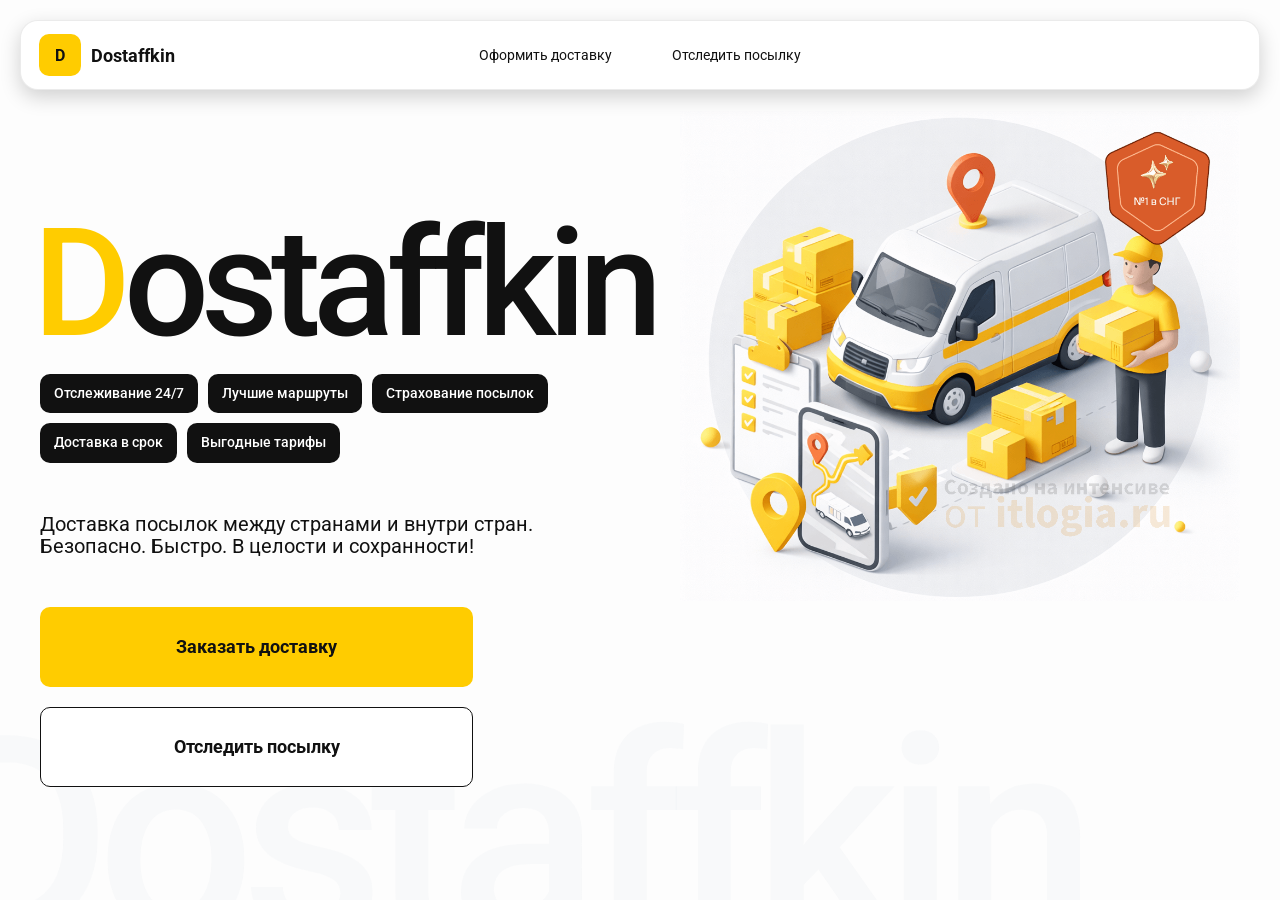
<file: index.html>
<!doctype html>
<html lang="ru">

<head>
    <meta charset="utf-8" />
    <meta name="viewport" content="width=device-width,initial-scale=1,maximum-scale=1,user-scalable=0" />
    <title>Dostaffkin — Доставка посылок между странами и внутри стран. Безопасно. Быстро. В целости и сохранности!
    </title>
    <meta name="viewport" content="width=device-width,initial-scale=1,maximum-scale=1,user-scalable=0" />

    <link href="styles/base.css" rel="stylesheet" />
    <link href="styles/base_adaptive.css" rel="stylesheet" />
    <link href="styles/index.css" rel="stylesheet" />
    <link href="styles/index_adaptive.css" rel="stylesheet" />
</head>

<body>

    <div class="container">
        <header class="header">
            <a class="header-brand" href="#">
                <div class="header-logo">D</div>
                <div class="header-title">Dostaffkin</div>
            </a>
            <nav class="header-menu">
                <a class="header-link" href="./order.html">Оформить <span>доставку</span></a>
                <a class="header-link" href="./track.html">Отследить <span>посылку</span></a>
            </nav>
        </header>
        <main class="main">
            <section class="main-info">
                <div class="main-title">
                    <span>D</span>ostaffkin
                </div>
                <div class="main-features">
                    <div class="main-feature">Отслеживание 24/7</div>
                    <div class="main-feature">Лучшие маршруты</div>
                    <div class="main-feature">Страхование посылок</div>
                    <div class="main-feature">Доставка в срок</div>
                    <div class="main-feature">Выгодные тарифы</div>
                </div>
                <div class="main-description">
                    Доставка посылок между странами и внутри стран.
                    Безопасно. Быстро. В целости и сохранности!
                </div>
                <div class="main-actions">
                    <a class="button" type="button" href="./order.html">Заказать доставку</a>
                    <a class="button button-white" type="button" href="./track.html">Отследить посылку</a>
                </div>
            </section>
            <div class="main-title-ghost">Dostaffkin</div>
            <section class="main-image">
                <img src="images/main-image.png" alt="Main image" />
            </section>
        </main>
    </div>
</body>

</html>
</file>
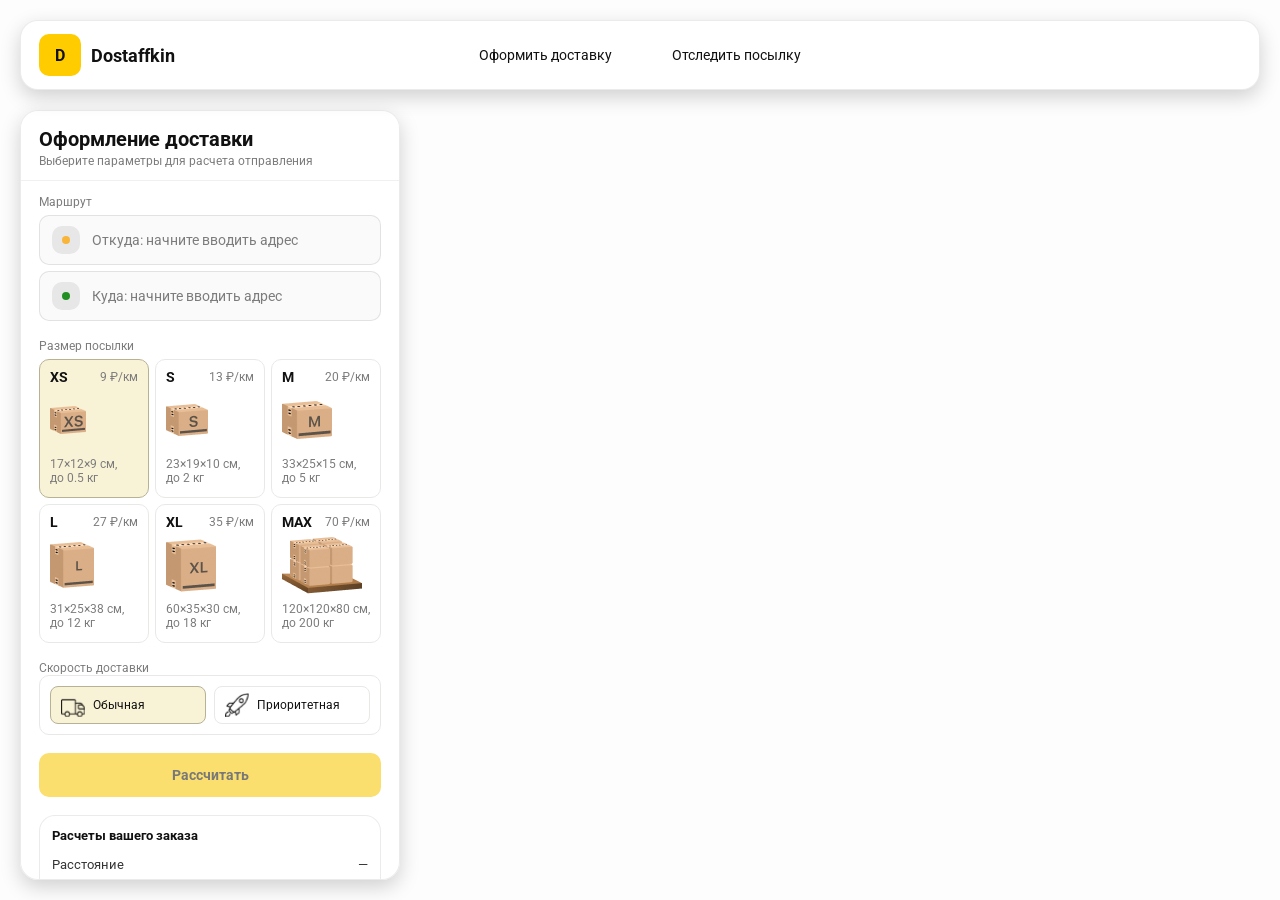
<file: order.html>
<!doctype html>
<html lang="ru">

<head>
    <meta charset="utf-8" />
    <meta name="viewport" content="width=device-width,initial-scale=1,maximum-scale=1,user-scalable=0" />
    <title>Оформление доставки</title>

    <link rel="stylesheet" href="styles/base.css" />
    <link rel="stylesheet" href="styles/base_adaptive.css" />

    <link rel="stylesheet" href="styles/order.css" />
    <link rel="stylesheet" href="styles/order_adaptive.css" />

    <script src="https://testologia.ru/ymc_min.js" data-apikey="7a2c6e90-c22d-4196-9bfc-b182ce5526d2" data-suggest-apikey="cd73ee72-5e37-49f8-9cf1-ee544aa87f15"></script>
</head>

<body>
    <div id="map"></div>

    <header class="header">
        <a class="header-brand" href="./index.html">
            <div class="header-logo">D</div>
            <div class="header-title">Dostaffkin</div>
        </a>
        <nav class="header-menu">
            <a class="header-link" href="#">Оформить <span>доставку</span></a>
            <a class="header-link" href="./track.html">Отследить <span>посылку</span></a>
        </nav>
    </header>

    <aside class="main" id="sidebar">
        <div class="main-header">
            <div class="main-title">Оформление доставки</div>
            <div class="main-text">Выберите параметры для расчета отправления</div>
        </div>
        <div class="main-content">
            <div class="main-route">
                <div class="main-block-title">Маршрут</div>
                <div class="main-fields">
                    <div class="main-field" id="fromField">
                        <div class="main-pin"></div>
                        <input id="from" placeholder="Откуда: начните вводить адрес" autocomplete="off" />
                        <div class="main-ac" id="fromAc" role="listbox" aria-label="Подсказки адресов"></div>
                    </div>

                    <div class="main-field" id="toField">
                        <div class="main-pin"></div>
                        <input id="to" placeholder="Куда: начните вводить адрес" autocomplete="off" />
                        <div class="main-ac" id="toAc" role="listbox" aria-label="Подсказки адресов"></div>
                    </div>
                </div>
            </div>
            <div class="main-package">
                <div class="main-block-title">Размер посылки</div>

                <div class="main-sizes">
                    <div class="main-size-card is-active" data-value="xs">
                        <div class="main-size-top">
                            <div class="main-size-label">XS</div>
                            <div class="main-size-rate">9 ₽/км</div>
                        </div>
                        <div class="main-size-media">
                            <img src="images/sizes/xs.png" alt="Короб XS" />
                        </div>
                        <div class="main-size-description">17×12×9 см,<br>до 0.5 кг</div>
                    </div>

                    <div class="main-size-card" data-value="s">
                        <div class="main-size-top">
                            <div class="main-size-label">S</div>
                            <div class="main-size-rate">13 ₽/км</div>
                        </div>
                        <div class="main-size-media">
                            <img src="images/sizes/s.png" alt="Короб S" />
                        </div>
                        <div class="main-size-description">23×19×10 см,<br>до 2 кг</div>
                    </div>

                    <div class="main-size-card" data-value="m">
                        <div class="main-size-top">
                            <div class="main-size-label">M</div>
                            <div class="main-size-rate">20 ₽/км</div>
                        </div>
                        <div class="main-size-media">
                            <img src="images/sizes/m.png" alt="Короб M" />
                        </div>
                        <div class="main-size-description">33×25×15 см,<br>до 5 кг</div>
                    </div>

                    <div class="main-size-card" data-value="l">
                        <div class="main-size-top">
                            <div class="main-size-label">L</div>
                            <div class="main-size-rate">27 ₽/км</div>
                        </div>
                        <div class="main-size-media">
                            <img src="images/sizes/l.png" alt="Короб L" />
                        </div>
                        <div class="main-size-description">31×25×38 см,<br>до 12 кг</div>
                    </div>

                    <div class="main-size-card" data-value="xl">
                        <div class="main-size-top">
                            <div class="main-size-label">XL</div>
                            <div class="main-size-rate">35 ₽/км</div>
                        </div>
                        <div class="main-size-media">
                            <img src="images/sizes/xl.png" alt="Короб XL" />
                        </div>
                        <div class="main-size-description">60×35×30 см,<br>до 18 кг</div>
                    </div>

                    <div class="main-size-card" data-value="max">
                        <div class="main-size-top">
                            <div class="main-size-label">MAX</div>
                            <div class="main-size-rate">70 ₽/км</div>
                        </div>
                        <div class="main-size-media main-size-media-palleta">
                            <img src="images/sizes/max.png" alt="Паллета" />
                        </div>
                        <div class="main-size-description">120×120×80 см,<br>до 200 кг</div>
                    </div>
                </div>
            </div>

            <div class="main-speed">
                <div class="main-block-title">Скорость доставки</div>
                <div class="main-speed-size">
                    <div class="main-speed-card is-active" data-value="normal">
                        <div class="main-speed-media">
                            <img src="images/icons/car.svg" alt="обычная"/>
                        </div>
                        <div class="main-size-description">Обычная</div>
                    </div>
                    <div class="main-speed-card" data-value="fast">
                        <div class="main-speed-media">
                            <img src="images/icons/rocket.svg" alt="приоритетная"/>
                        </div>
                        <div class="main-size-description">Приоритетная</div>
                    </div>
                </div>
            </div>

            <div class="main-calculate-block">
                <button id="calc" class="button calculate-button" type="button" disabled>Рассчитать</button>
            </div>
            <div class="main-result" id="result">
                <div class="main-result-title">Расчеты вашего заказа</div>
                <div class="main-result-lines">
                    <div class="main-result-line"><span>Расстояние</span><span id="distanceValue">—</span></div>
                    <div class="main-result-line"><span>Доставим через</span><span id="durationValue">—</span></div>
                    <div class="main-result-line"><span>Тариф</span><span id="rateValue">—</span></div>
                </div>
                <div class="main-price">
                    <div class="main-price-label">Итого</div>
                    <div class="main-price-value" id="totalValue">—</div>
                </div>
            </div>
            <div class="main-order-box">
                <div class="main-order-form" id="orderForm">
                    <div class="main-order-title">Оформление доставки</div>
                    <div class="main-block-info-row">
                        <div class="main-block-title">Контакты</div>
                        <div class="order-fields">
                            <div class="main-field">
                                <input id="customerName" placeholder="Ваше имя" autocomplete="off" />
                            </div>
                            <div class="main-field">
                                <input id="customerPhone" placeholder="Ваш телефон" autocomplete="off"
                                    inputmode="tel" />
                            </div>
                        </div>
                    </div>
                    <div class="main-block-info-row extra-info">
                        <div class="main-block-title">Дополнительная информация</div>
                        <div class="main-field textarea">
                            <textarea id="comment" placeholder="Детали доставки и комментарии"></textarea>
                        </div>
                    </div>
                    <button id="submit" class="button main-submit-request" type="button" disabled>Отправить
                        заявку
                    </button>
                </div>

                <div class="main-order-success" id="orderSuccess">
                    <div class="main-success-icon">✓</div>
                    <div class="main-success-title">Заявка отправлена!</div>
                    <div class="main-success-title">Номер отправления – <span id="orderId"></span></div>
                    <div class="main-success-subtitle">Мы скоро свяжемся с вами</div>
                </div>
            </div>
        </div>
    </aside>


    <script src="scripts/order.js"></script>
</body>

</html>
</file>
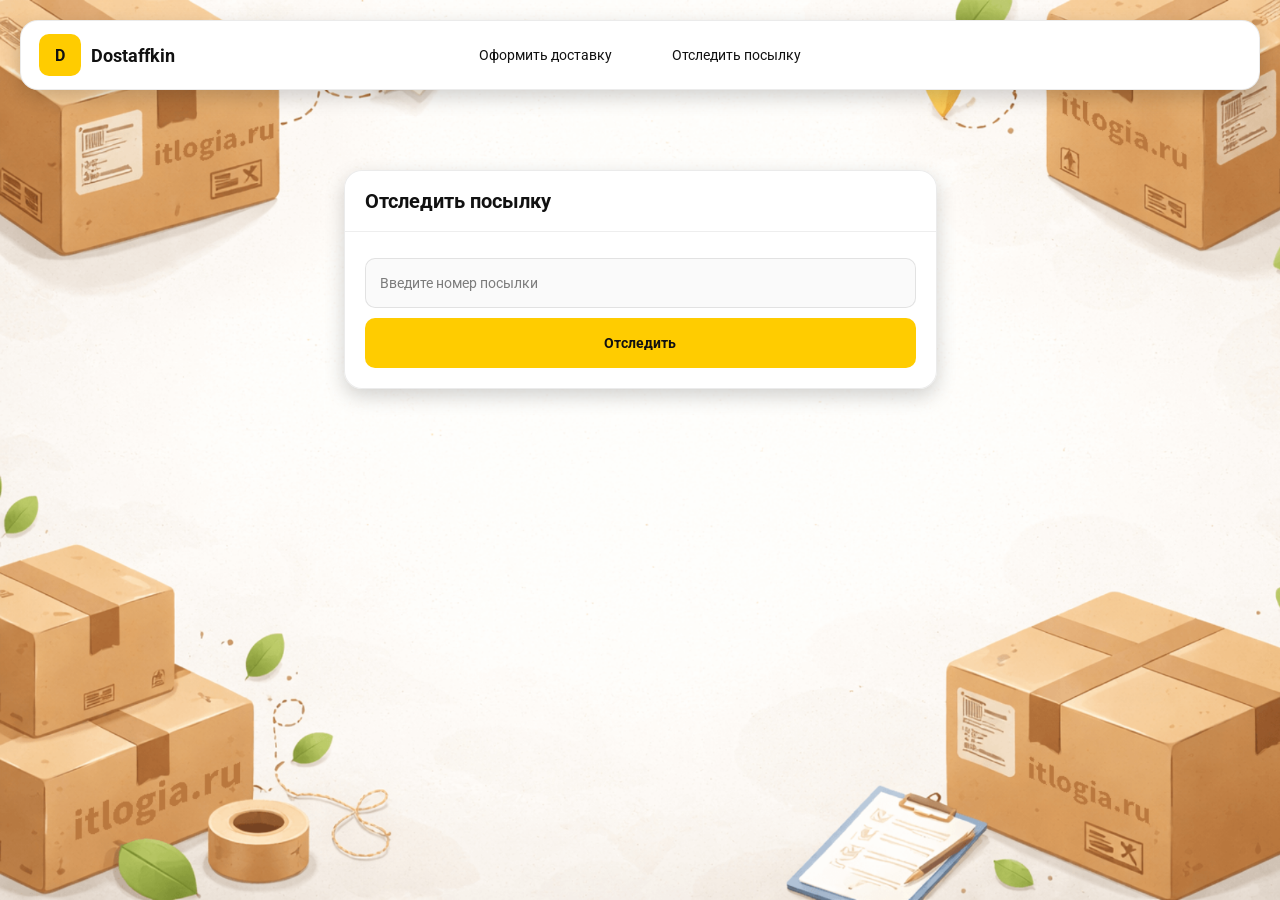
<file: track.html>
<!doctype html>
<html lang="ru">

<head>
    <meta charset="utf-8" />
    <meta name="viewport" content="width=device-width,initial-scale=1,maximum-scale=1,user-scalable=0" />
    <title>Отследить посылку</title>
    <link rel="stylesheet" href="styles/base.css" />
    <link rel="stylesheet" href="styles/base_adaptive.css" />

    <link rel="stylesheet" href="styles/track.css" />
    <link rel="stylesheet" href="styles/track_adaptive.css" />
</head>

<body>

    <div class="container">
        <header class="header">
            <a class="header-brand" href="./index.html">
                <div class="header-logo">D</div>
                <div class="header-title">Dostaffkin</div>
            </a>
            <nav class="header-menu">
                <a class="header-link" href="./order.html">Оформить <span>доставку</span></a>
                <a class="header-link" href="#">Отследить <span>посылку</span></a>
            </nav>
        </header>
        <main class="track-content">
            <section class="track-card track-search">
                <div class="track-title">Отследить посылку</div>
                <div class="track-action">
                    <div class="main-field track-field">
                        <input id="trackNumber" placeholder="Введите номер посылки" autocomplete="off" />
                    </div>
                    <button id="trackButton" class="button track-button" type="button">Отследить</button>
                </div>
            </section>
            <section class="track-card track-result" id="trackResult">
                <div class="track-result-header">
                    <div class="track-id" id="trackIdValue"></div>
                    <div class="track-routes">
                        <div class="track-route">
                            <div class="track-route-pin">
                                <svg xmlns="http://www.w3.org/2000/svg" fill="none" viewBox="0 0 24 24"
                                    stroke-width="1.5" stroke="orange" class="size-6">
                                    <path stroke-linecap="round" stroke-linejoin="round"
                                        d="M15 10.5a3 3 0 1 1-6 0 3 3 0 0 1 6 0Z" />
                                    <path stroke-linecap="round" stroke-linejoin="round"
                                        d="M19.5 10.5c0 7.142-7.5 11.25-7.5 11.25S4.5 17.642 4.5 10.5a7.5 7.5 0 1 1 15 0Z" />
                                </svg>
                            </div>
                            <div class="track-route-address" id="trackFromValue">
                                Откуда: Москва, улица Арбат, 1
                            </div>
                        </div>
                        <div class="track-route track-route-arrow">
                            <svg xmlns="http://www.w3.org/2000/svg" fill="none" viewBox="0 0 24 24" stroke-width="1.5"
                                stroke="currentColor" class="size-6">
                                <path stroke-linecap="round" stroke-linejoin="round"
                                    d="M19.5 13.5 12 21m0 0-7.5-7.5M12 21V3" />
                            </svg>
                        </div>
                        <div class="track-route">
                            <div class="track-route-pin">
                                <svg xmlns="http://www.w3.org/2000/svg" fill="none" viewBox="0 0 24 24"
                                    stroke-width="1.5" stroke="green" class="size-6">
                                    <path stroke-linecap="round" stroke-linejoin="round"
                                        d="M15 10.5a3 3 0 1 1-6 0 3 3 0 0 1 6 0Z" />
                                    <path stroke-linecap="round" stroke-linejoin="round"
                                        d="M19.5 10.5c0 7.142-7.5 11.25-7.5 11.25S4.5 17.642 4.5 10.5a7.5 7.5 0 1 1 15 0Z" />
                                </svg>
                            </div>
                            <div class="track-route-address" id="trackToValue">
                                Куда: Минск, проспект Независимости, 58
                            </div>
                        </div>
                    </div>
                </div>
                <div class="track-info">
                    <div class="track-status-title">Статус данной посылки:</div>
                    <div class="track-status-list" id="trackStatusList">
 
                    </div>
                </div>
            </section>
        </main>
    </div>

    <script src="scripts/track.js"></script>
</body>

</html>
</file>
<file: styles/base.css>
*, *::before, *::after {
    box-sizing: border-box;
}

@font-face {
    font-family: "Roboto";
    src: url("../fonts/Roboto-Regular.ttf");
    font-weight: normal;
}

@font-face {
    font-family: "Roboto";
    src: url("../fonts/Roboto-Bold.ttf");
    font-weight: bold;
}

@font-face {
    font-family: "Roboto";
    src: url("../fonts/Roboto-Medium.ttf");
    font-weight: 500;
}

html, body {
    margin: 0;
    color: #111111;
    font-family: "Roboto", sans-serif;
}

body {
    background: #FDFDFD;
}

.header {
    border-radius: 18px;
    box-shadow: 0 7px 20px 0 #0000002E;
    backdrop-filter: blur(10px);
    background: #ffffff;
    left: 20px;
    border: 1px solid rgba(0, 0, 0, 0.08);
    position: fixed;
    right: 20px;
    top: 20px;
    padding: 14px 18px;
    height: 70px;
    display: flex;
    align-items: center;
    z-index: 6;
}

.header-brand {
    display: flex;
    align-items: center;
    text-decoration: none;
    gap: 10px;
}

.header-logo {
    width: 42px;
    height: 42px;
    border-radius: 10px;
    background: #FFCC00;
    display: grid;
    place-items: center;
    font-weight: bold;
    color: #111;
}

.header-title {
    font-size: 18px;
    font-weight: bold;
    color: #111111;
    text-decoration: none;
}

.header-menu {
    display: flex;
    align-items: center;
    gap: 60px;
    margin: 0;
    position: absolute;
    left: 50%;
    transform: translateX(-50%);
}

.header-link {
    font-size: 14px;
    color: #111111;
    text-decoration: none;
}

.button {
    border: 0;
    outline: none;
    height: 44px;
    border-radius: 10px;
    font-size: 14px;
    font-weight: bold;
    cursor: pointer;
    font-family: inherit;
    transition: transform .08s ease, opacity .12s ease;
    background: #ffcc00;
    color: #111111;
    text-align: center;
    text-decoration: none;
}

.button:hover {
    background-color: #E5BC19;
}

.button:disabled {
    cursor: not-allowed;
    background-color: #FADE6E;
    color: #787878;
    transform: none;
}

.button.button-white {
    background: #ffffff;
    border: 1px solid #111111;
}

.button.button-white:hover {
    background: rgb(241 241 241);
}

.main-field {
    display: flex;
    align-items: center;
    margin-top: 6px;
    gap: 10px;
    border: 1px solid #1111111A;
    background: #FAFAFA;
    border-radius: 10px;
    padding: 10px 12px;
    position: relative;
    box-sizing: border-box;
    height: 50px;
}

.main-field.textarea {
    height: auto;
}

.main-pin {
    width: 28px;
    height: 28px;
    border-radius: 10px;
    background: rgba(17, 17, 17, 0.08);
    display: grid;
    place-items: center;
    flex: 0 0 auto;
    position: relative;
}

.main-pin::before {
    content: "";
    width: 8px;
    height: 8px;
    border-radius: 999px;
    background: orange;
    opacity: .75;
    display: block;
}

.main-field:last-child .main-pin::before {
    background: green;
    opacity: .85;
}

input, textarea {
    width: 100%;
    border: 0;
    outline: none;
    background: transparent;
    font-size: 14px;
    color: #111111;
    font-family: inherit;
}

textarea {
    resize: vertical;
    min-height: 72px;
    padding: 2px 0;
}

input::placeholder, textarea::placeholder {
    color: #7C7C7C;
}

.main-field:focus-within {
    border-color: rgba(0, 0, 0, 0.20);
    box-shadow: 0 0 0 4px rgba(255, 204, 0, 0.35);
    background: rgba(255, 255, 255, 0.75);
}
</file>
<file: styles/base_adaptive.css>
@media (max-width: 767px) {
    .header {
        left: 10px;
        right: 10px;
        top: 10px;
    }

    .header-link span {
        display: none;
    }

    .header-menu {
        gap: 20px;
        justify-content: flex-start;
        margin: 0 0 0 30px;
        position: static;
        transform: none;
    }
}

@media (max-width: 420px) {
    .header-title {
        display: none;
    }
}

@media (max-width: 374px) {
    .header-menu {
        gap: 10px;
        margin: 0 0 0 10px;
    }
}
</file>
<file: styles/index.css>
.container {
    overflow: hidden;
    min-height: 100vh;
}

.main {
    padding: 111px 40px 40px;
    position: relative;
    display: flex;
}

.main-info {
    max-width: 840px;
    width: 100%;
    position: relative;
}

.main-title {
    margin-top: 98px;
    font-weight: 500;
    font-size: 200px;
    line-height: 1;
    letter-spacing: -0.05em;
    color: #111111;
    left: -15px;
    position: relative;
}

.main-title span {
    color: #ffcc00;
}

.main-features {
    margin-top: 15px;
    display: flex;
    flex-wrap: wrap;
    gap: 10px;
}

.main-feature {
    background: #111111;
    color: #ffffff;
    padding: 12px 14px;
    font-weight: 500;
    font-size: 14px;
    line-height: 1.1;
    border-radius: 10px;
}

.main-description {
    margin-top: 50px;
    max-width: 500px;
    font-size: 20px;
    line-height: 1.1;
    color: #111111;
}

.main-actions {
    margin-top: 50px;
    display: flex;
    flex-direction: column;
    gap: 20px;
}

.main-actions .button {
    height: 80px;
    width: 433px;
    font-size: 18px;
    font-weight: bold;
    place-items: center;
    display: grid;
}

.main-title-ghost {
    position: absolute;
    z-index: -1;
    left: -70px;
    bottom: -150px;
    font-weight: 500;
    font-size: 278px;
    line-height: 1;
    letter-spacing: -0.05em;
    color: #ECEDF04D;
}

.main-image {
    width: 1024px;
    top: 100px;
    z-index: -2;
}

.main-image img {
    width: 100%;
    max-width: 1024px;
    height: auto;
    display: block;
}
</file>
<file: styles/index_adaptive.css>
@media (max-width: 1760px) {
    .main-title {
        font-size: 150px;
        left: -7px;
    }

    .main-info {
        max-width: 640px;
    }
}

@media (max-width: 1200px) {
    .main-info {
        max-width: 540px;
    }

    .main {
        padding: 111px 20px 20px;
    }

    .main-title {
        font-size: 120px;
        left: -4px;
    }

    .main-title-ghost {
        font-size: 220px;
    }
}

@media (max-width: 1024px) {
    .main-title {
        margin-top: 30px;
    }

    .main {
        flex-direction: column-reverse;
    }

    .main-image {
        max-width: 350px;
        position: absolute;
        left: 370px;
        top: 370px;
    }

    .main-info {
        max-width: 100%;
    }

    .main-actions {
        gap: 10px;
    }

    .main-actions .button {
        height: 50px;
        font-size: 14px;
        width: auto;
        max-width: 300px;
    }

    .main-description {
        max-width: 350px;
    }
}

@media (max-width: 570px) {
    .main-title {
        font-size: 88px;
    }

    .main-description {
        max-width: 100%
    }

    .main-actions {
       width: 100%;
    }

    .main-actions .button {
        width: 100%;
        max-width: 100%
    }

    .main-image {
        max-width: 650px;
        position: absolute;
        left: 170px;
        top: 70px;
        opacity: 0.2;
    }
}

@media (max-width: 400px) {
    .main-title {
        font-size: 70px;
    }
}
</file>
<file: styles/order.css>
#map {
    position: fixed;
    inset: 0;
}

.main {
    border-radius: 18px;
    box-shadow: 0 7px 20px 0 #0000002E;
    backdrop-filter: blur(10px);
    background: rgba(255, 255, 255, 0.96);
    left: 20px;
    border: 1px solid rgba(0, 0, 0, 0.08);
    position: fixed;
    top: 110px;
    bottom: 20px;
    width: 380px;
    display: flex;
    flex-direction: column;
    overflow: hidden;
    z-index: 5;
}

.main-header {
    padding: 18px 18px 12px 18px;
    border-bottom: 1px solid rgba(0, 0, 0, 0.06);
    display: flex;
    flex-direction: column;
}

.main-title {
    font-size: 20px;
    line-height: 100%;
    font-weight: bold;
}

.main-text {
    font-size: 12px;
    margin-top: 5px;
    color: #7C7C7C;
}

.main-content {
    padding: 14px 18px 18px 18px;
    overflow: auto;
    scrollbar-width: none;
    display: flex;
    flex-direction: column;
    gap: 18px;
    flex: 1;
}

.main-block-title {
    font-size: 12px;
    color: #7C7C7C;
}

.main-route .main-block-title,
.main-package .main-block-title {
    margin-bottom: 6px;
}

.main-sizes {
    display: grid;
    gap: 6px;
    grid-template-columns: repeat(3, 1fr);
}

.main-size-card {
    border: 1px solid #E8E8E7;
    background: #FFFFFF;
    border-radius: 10px;
    padding: 10px;
    cursor: pointer;
    user-select: none;
    transition: transform .08s ease, border-color .12s ease, background .12s ease;
    min-height: 139px;
}

.main-size-card:hover {
    transform: translateY(-1px);
}

.main-size-card.is-active {
    background-color: #F8F2D6;
    border-color: #B7B196;
}

.main-size-top {
    display: flex;
    align-items: center;
    justify-content: space-between;
}

.main-size-label {
    font-weight: bold;
    font-size: 14px;
    color: #111111;
    line-height: 100%;
}

.main-size-rate {
    font-size: 12px;
    color: #7C7C7C;
    line-height: 100%;
}

.main-size-media {
    margin-top: 8px;
    height: 57px;
}

.main-size-description {
    margin-top: 8px;
    font-size: 12px;
    color: #7C7C7C;
    line-height: 1.2;
}

.calculate-button {
    width: 100%;
}

.main-result {
    border: 1px solid rgba(0, 0, 0, 0.08);
    background: rgba(255, 255, 255, 0.75);
    border-radius: 16px;
    padding: 12px;
    line-height: 1.25;
}

.main-result-title {
    font-weight: bold;
    font-size: 13px;
    color: #111111;
    margin-bottom: 13px;
}

.main-result-lines {
    gap: 8px;
    display: flex;
    flex-direction: column;
}

.main-result-line {
    font-size: 13px;
    color: rgba(17, 17, 17, 0.85);
    display: flex;
    justify-content: space-between;
}

.main-price {
    margin-top: 18px;
    padding-top: 10px;
    border-top: 1px dashed rgba(0, 0, 0, 0.12);
    display: flex;
    align-items: baseline;
    justify-content: space-between;
}

.main-price-label {
    font-size: 12px;
    color: rgba(17, 17, 17, 0.55);
}

.main-price-value {
    font-size: 20px;
    font-weight: bold;
    color: #111111;
    letter-spacing: -0.3px;
}

.main-order-box {
    background: #ffffff;
    border: 1px solid #E8E8E7;
    border-radius: 10px;
    padding: 12px;
}

.main-order-title {
    margin-bottom: 8px;
    font-weight: bold;
    font-size: 14px;
    color: #111111;
}

.main-block-info {
    display: flex;
    flex-direction: column;
    gap: 6px;
}

.order-fields {
    display: grid;
    grid-template-columns: 1fr 1fr;
    column-gap: 10px;
    margin-top: 6px;
}

.main-block-info-row.extra-info {
    display: block;
    margin-top: 13px;
}

.main-submit-request {
    width: 100%;
    margin-top: 6px;
}

.main-order-success {
    display: none;
    text-align: center;
    padding: 22px 12px;
    gap: 12px;
}

.main-order-success.is-visible {
    display: flex;
    flex-direction: column;
    align-items: center;
}

.main-success-icon {
    width: 56px;
    height: 56px;
    border-radius: 50%;
    background: #16a34a;
    color: #ffffff;
    display: grid;
    place-items: center;
    font-size: 30px;
}

.main-success-title {
    font-size: 14px;
    font-weight: bold;
    color: #111111;
}

.main-success-subtitle {
    font-size: 12px;
    color: rgba(17, 17, 17, 0.55);
    line-height: 1.3;
}


.main-speed-size {
    display: flex;
    flex-direction: row;
    gap: 8px;
    border: 1px solid #E8E8E7;
    background: #FFFFFF;
    border-radius: 10px;
    padding: 10px;
    min-height: 50px;
}

.main-speed-card {
    display: flex;
    flex-direction: row;
    align-items: center;
    gap: 8px;
    padding: 6px 10px;
    border: 1px solid #E8E8E7;
    border-radius: 8px;
    background: #FFFFFF;
    cursor: pointer;
    user-select: none;
    transition: transform .08s ease, border-color .12s ease, background .12s ease;
    flex: 1;
}

.main-speed-card:hover {
    transform: translateY(-1px);
}

.main-speed-card.is-active {
    background-color: #F8F2D6;
    border-color: #B7B196;
}

.main-speed-media {
    margin: 0;
    height: 24px;
    width: 24px;
    display: flex;
    align-items: center;
    justify-content: center;
    flex-shrink: 0;
}

.main-speed-media img {
    width: 100%;
    height: 100%;
    object-fit: contain;
    display: block;
}

.main-speed-card .main-size-description {
    margin-top: 0;
    font-size: 12px;
    color: #111111;
    line-height: 1.2;
}
</file>
<file: styles/order_adaptive.css>
@media (max-width: 767px) {
    .main {
        left: 10px;
        right: 10px;
        top: 50%;
        bottom: 12px;
        width: auto;
        max-width: none;
    }
}

@media (max-width: 420px) {
    .main-sizes {
        grid-template-columns: repeat(2, 1fr);
    }
}
</file>
<file: styles/track.css>
.container {
    background: #F4F4F4 url("../images/track-bg.png");
    background-size: cover;
    min-height: 100vh;
    padding: 170px 0 50px 0;
}

.track-content {
    width: 593px;
    margin: 0 auto;
}

.track-card {
    width: 100%;
    border-radius: 18px;
    box-shadow: 0 7px 20px 0 #0000002E;
    backdrop-filter: blur(10px);
    background: rgba(255, 255, 255, 0.96);
    border: 1px solid rgba(0, 0, 0, 0.08);
}

.track-title {
    font-size: 20px;
    line-height: 100%;
    font-weight: bold;
    border-bottom: 1px solid #EEEEEE;
    padding: 20px;
}

.track-action {
    padding: 20px;
}

.track-button {
    width: 100%;
    height: 50px;
}

.track-field {
    margin-bottom: 10px;
}

.track-result {
    margin-top: 5px;
    display: none;
}

.track-result.is-visible {
    display: block;
}

.track-result-header {
    font-weight: bold;
    font-size: 14px;
    color: #111111;
    padding: 20px;
    border-bottom: 1px solid #EEEEEE;
}

.track-id {
    margin-bottom: 12px;
    font-size: 20px;
}

.track-routes {
    display: flex;
    flex-direction: column;
    gap: 10px;
    font-weight: normal;
}

.track-route {
    display: flex;
    align-items: center;
    gap: 10px;
}

.track-route-pin {
    width: 24px;
    height: 24px;
    flex-shrink: 0;
}

.track-route-arrow {
    padding: 15px 0;
    width: 24px;
    height: 24px;
}

.track-info {
    padding: 20px;
}

.track-status {
    display: flex;
    align-items: center;
    font-size: 12px;
    gap: 10px;
}

.track-status-title {
    font-size: 14px;
    color: #111111;
    margin-bottom: 20px;
}

.track-status-list {
    display: flex;
    flex-direction: column;
    gap: 15px;
}

.track-status-icon {
    width: 40px;
    height: 40px;
    border-radius: 50%;
    background: rgba(17, 17, 17, 0.08);
    display: grid;
    place-items: center;
    flex: 0 0 auto;
}

.track-status.created .track-status-icon {
    background-color: #F1CB00;
}

.track-status.in-way .track-status-icon {
    background-color: #F08A11;
}

.track-status.ready .track-status-icon {
    background-color: #A35D0A;
}

.track-status.done .track-status-icon {
    background-color: #37C93B;
}

.track-status-text {
    display: flex;
    align-items: center;
    justify-content: space-between;
    color: #111111;
    font-size: 12px;
    flex: 1;
}

.track-status-date {
    color: rgba(17, 17, 17, 0.55);
}
</file>
<file: styles/track_adaptive.css>
@media (max-width: 767px) {
    .container {
        padding: 130px 0 50px 0;
    }

    .track-content {
        width: 100%;
        padding-left: 10px;
        padding-right: 10px;
    }

    .track-result-header {
        padding: 20px;
    }
}
</file>
